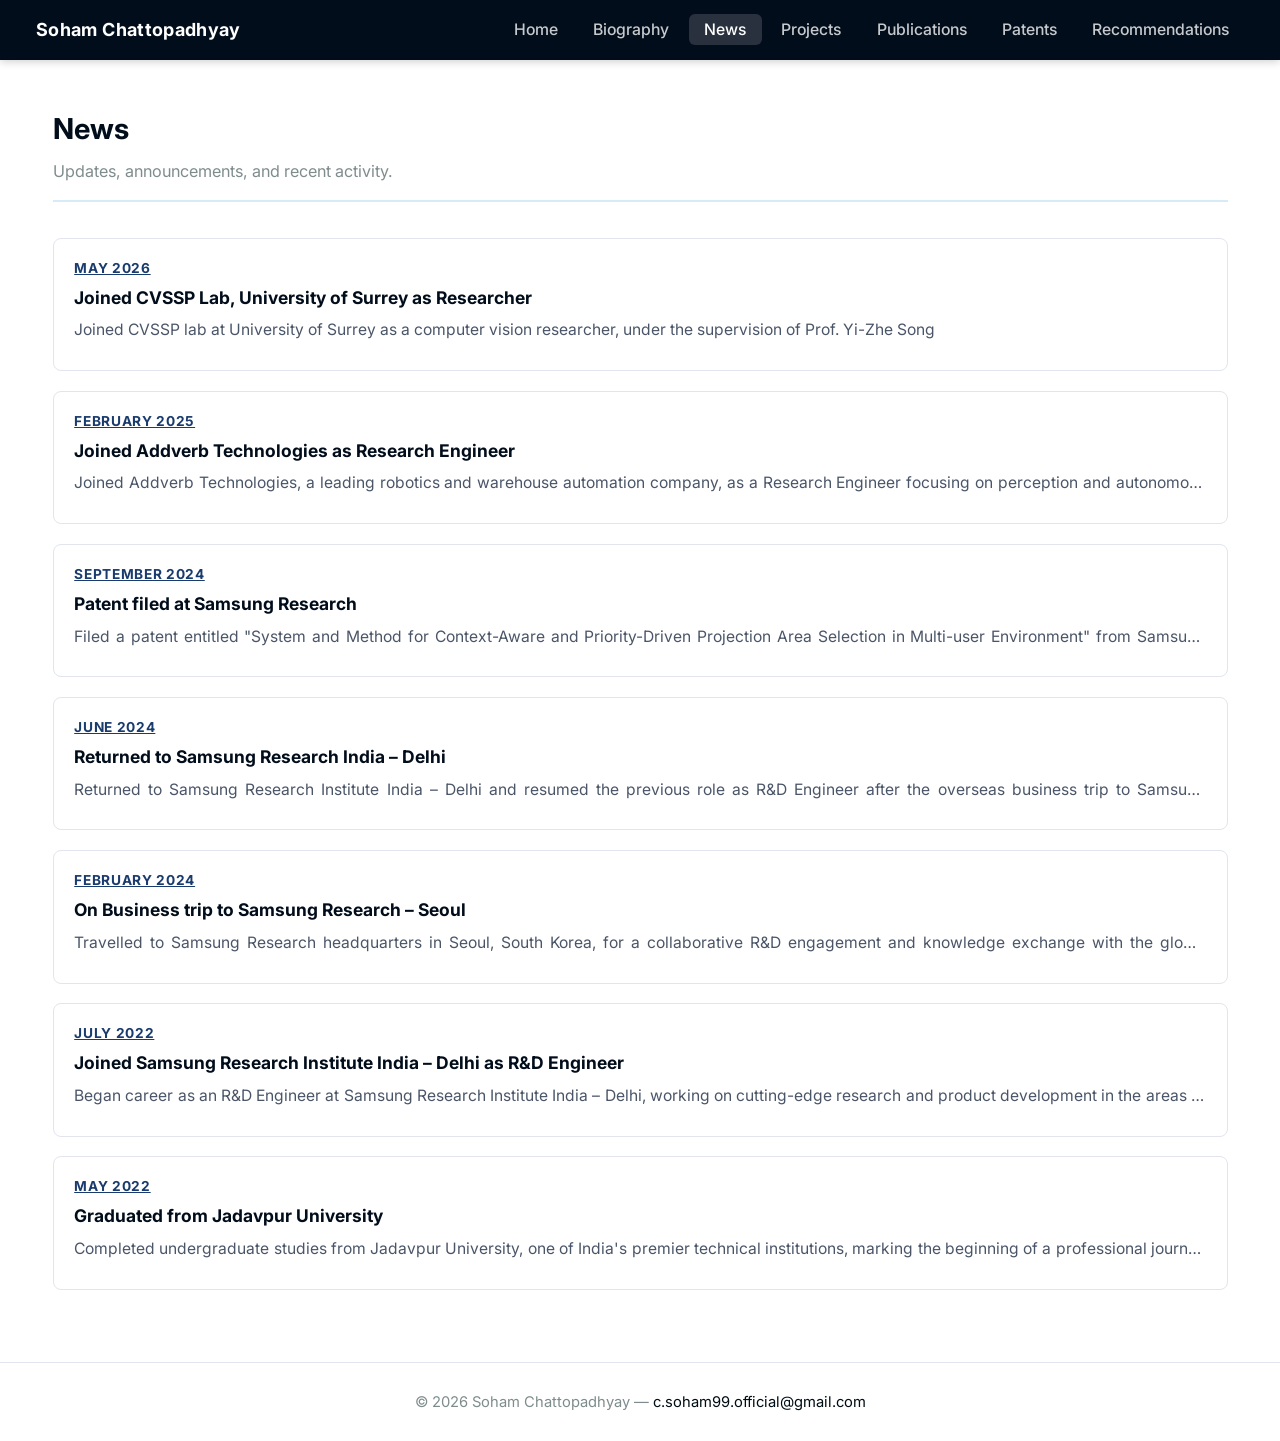
<file: news.html>
<!DOCTYPE html>
<html lang="en">
<head>
  <meta charset="UTF-8"/>
  <meta name="viewport" content="width=device-width, initial-scale=1.0"/>
  <meta name="description" content="News — Soham Chattopadhyay"/>
  <title>News | Soham Chattopadhyay</title>
  <link rel="preconnect" href="https://fonts.googleapis.com"/>
  <link rel="preconnect" href="https://fonts.gstatic.com" crossorigin/>
  <link href="https://fonts.googleapis.com/css2?family=Inter:wght@400;500;600;700&display=swap" rel="stylesheet"/>
  <link rel="stylesheet" href="css/style.css"/>
</head>
<body>

  <nav id="main-nav"></nav>

  <main>
    <div class="page-header">
      <h1>News</h1>
      <p>Updates, announcements, and recent activity.</p>
    </div>
    <div id="news-list"></div>
  </main>

  <div id="main-footer"></div>

  <script src="js/data.js"></script>
  <script src="js/render.js"></script>
  <script>
    buildNav();
    buildFullList({
      containerId: "news-list",
      items:       DATA.news,
      renderCard:  newsCard,
      emptyMsg:    "No news yet — check back soon."
    });
    buildFooter();
  </script>
</body>
</html>
</file>
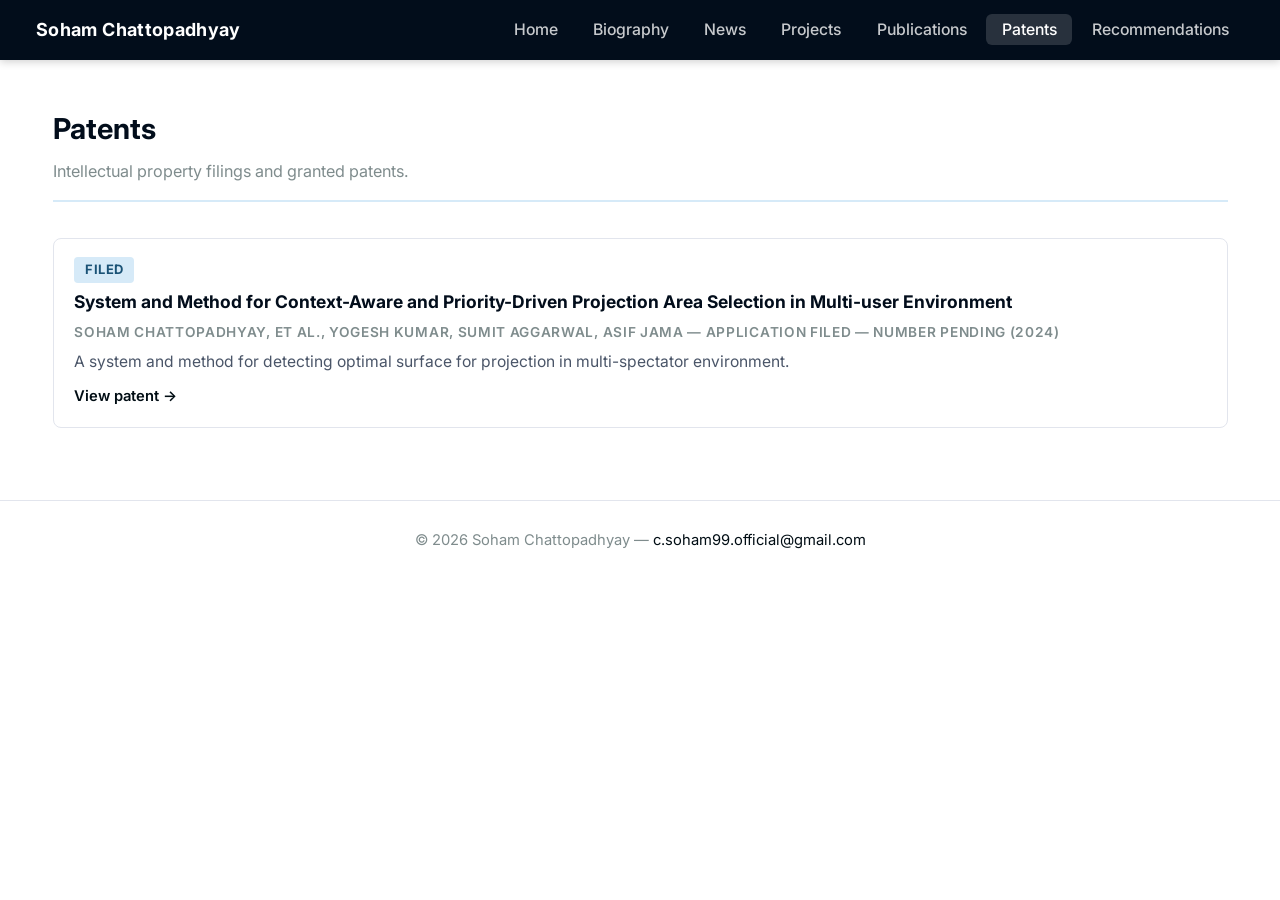
<file: patents.html>
<!DOCTYPE html>
<html lang="en">
<head>
  <meta charset="UTF-8"/>
  <meta name="viewport" content="width=device-width, initial-scale=1.0"/>
  <meta name="description" content="Patents — Soham Chattopadhyay"/>
  <title>Patents | Soham Chattopadhyay</title>
  <link rel="preconnect" href="https://fonts.googleapis.com"/>
  <link rel="preconnect" href="https://fonts.gstatic.com" crossorigin/>
  <link href="https://fonts.googleapis.com/css2?family=Inter:wght@400;500;600;700&display=swap" rel="stylesheet"/>
  <link rel="stylesheet" href="css/style.css"/>
</head>
<body>

  <nav id="main-nav"></nav>

  <main>
    <div class="page-header">
      <h1>Patents</h1>
      <p>Intellectual property filings and granted patents.</p>
    </div>
    <div id="patents-list"></div>
  </main>

  <div id="main-footer"></div>

  <script src="js/data.js"></script>
  <script src="js/render.js"></script>
  <script>
    buildNav();
    buildFullList({
      containerId: "patents-list",
      items:       DATA.patents,
      renderCard:  patentCard,
      emptyMsg:    "Patents coming soon."
    });
    buildFooter();
  </script>
</body>
</html>
</file>
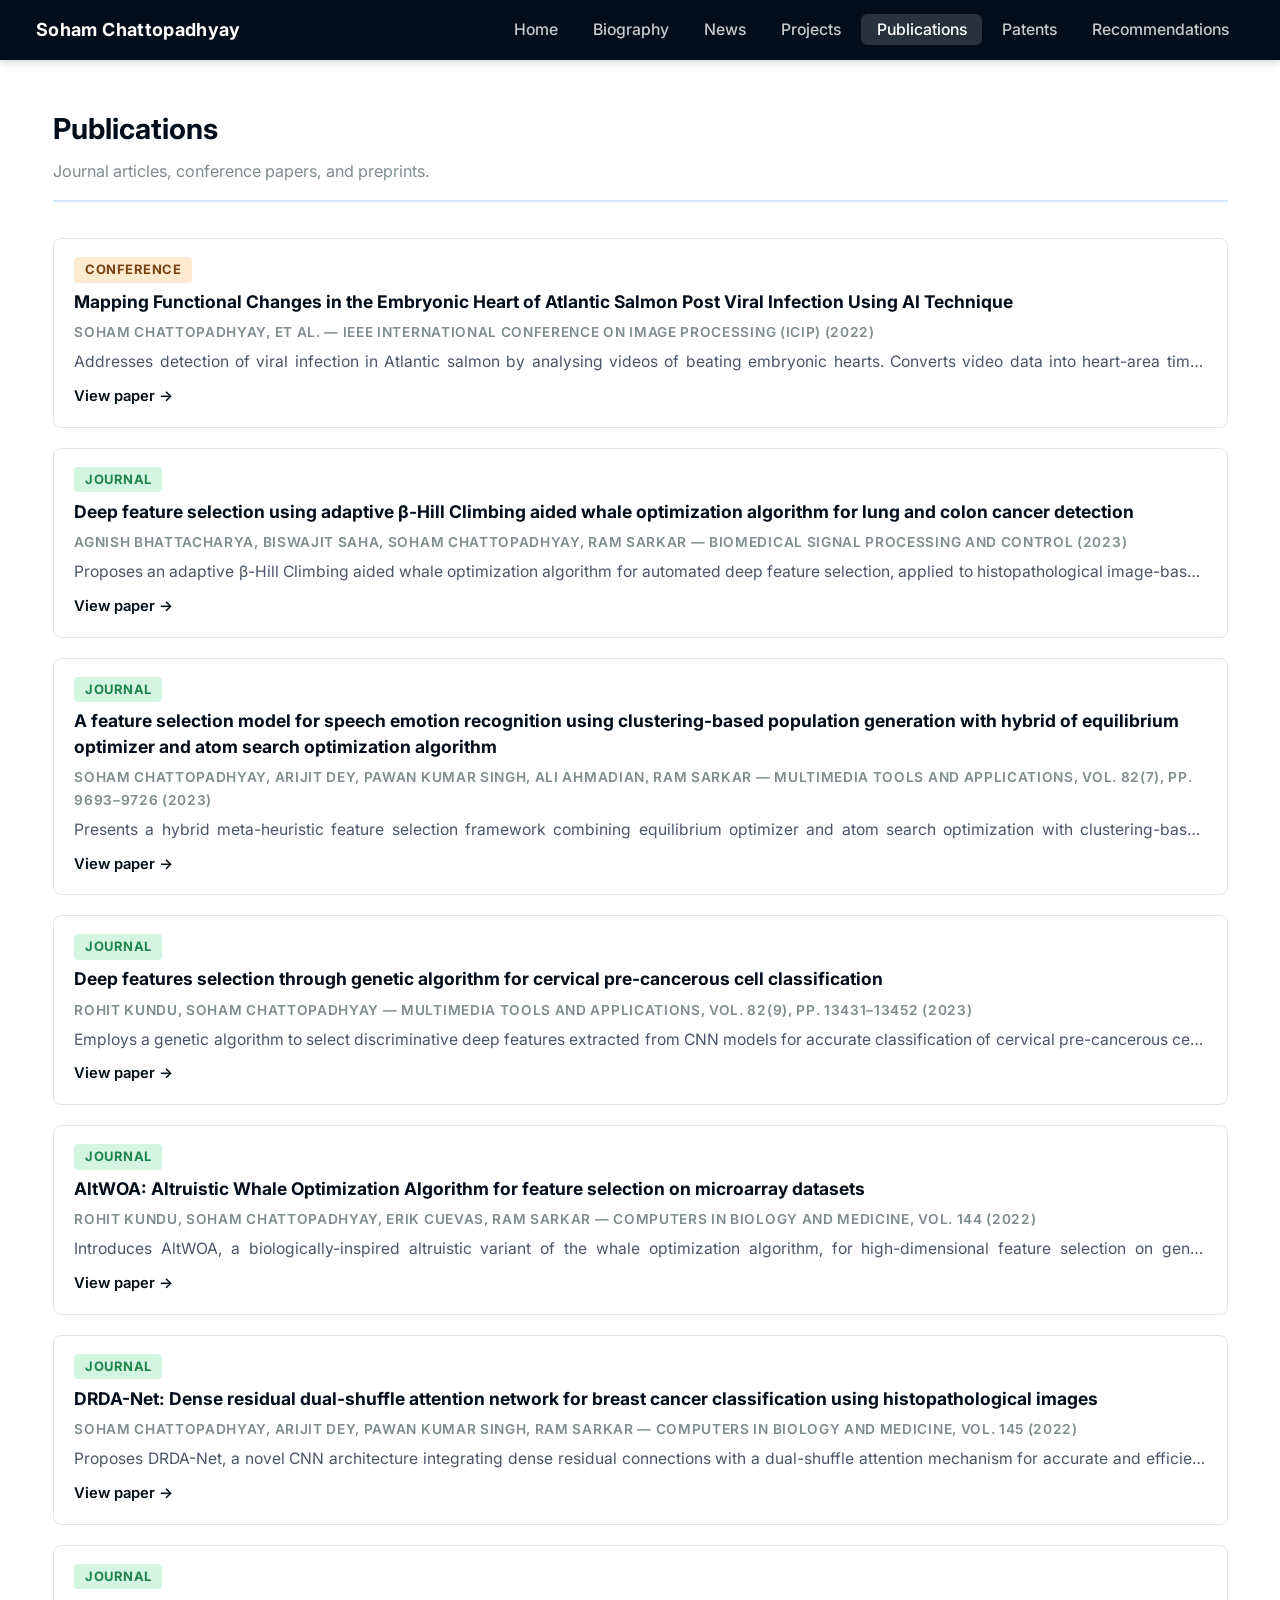
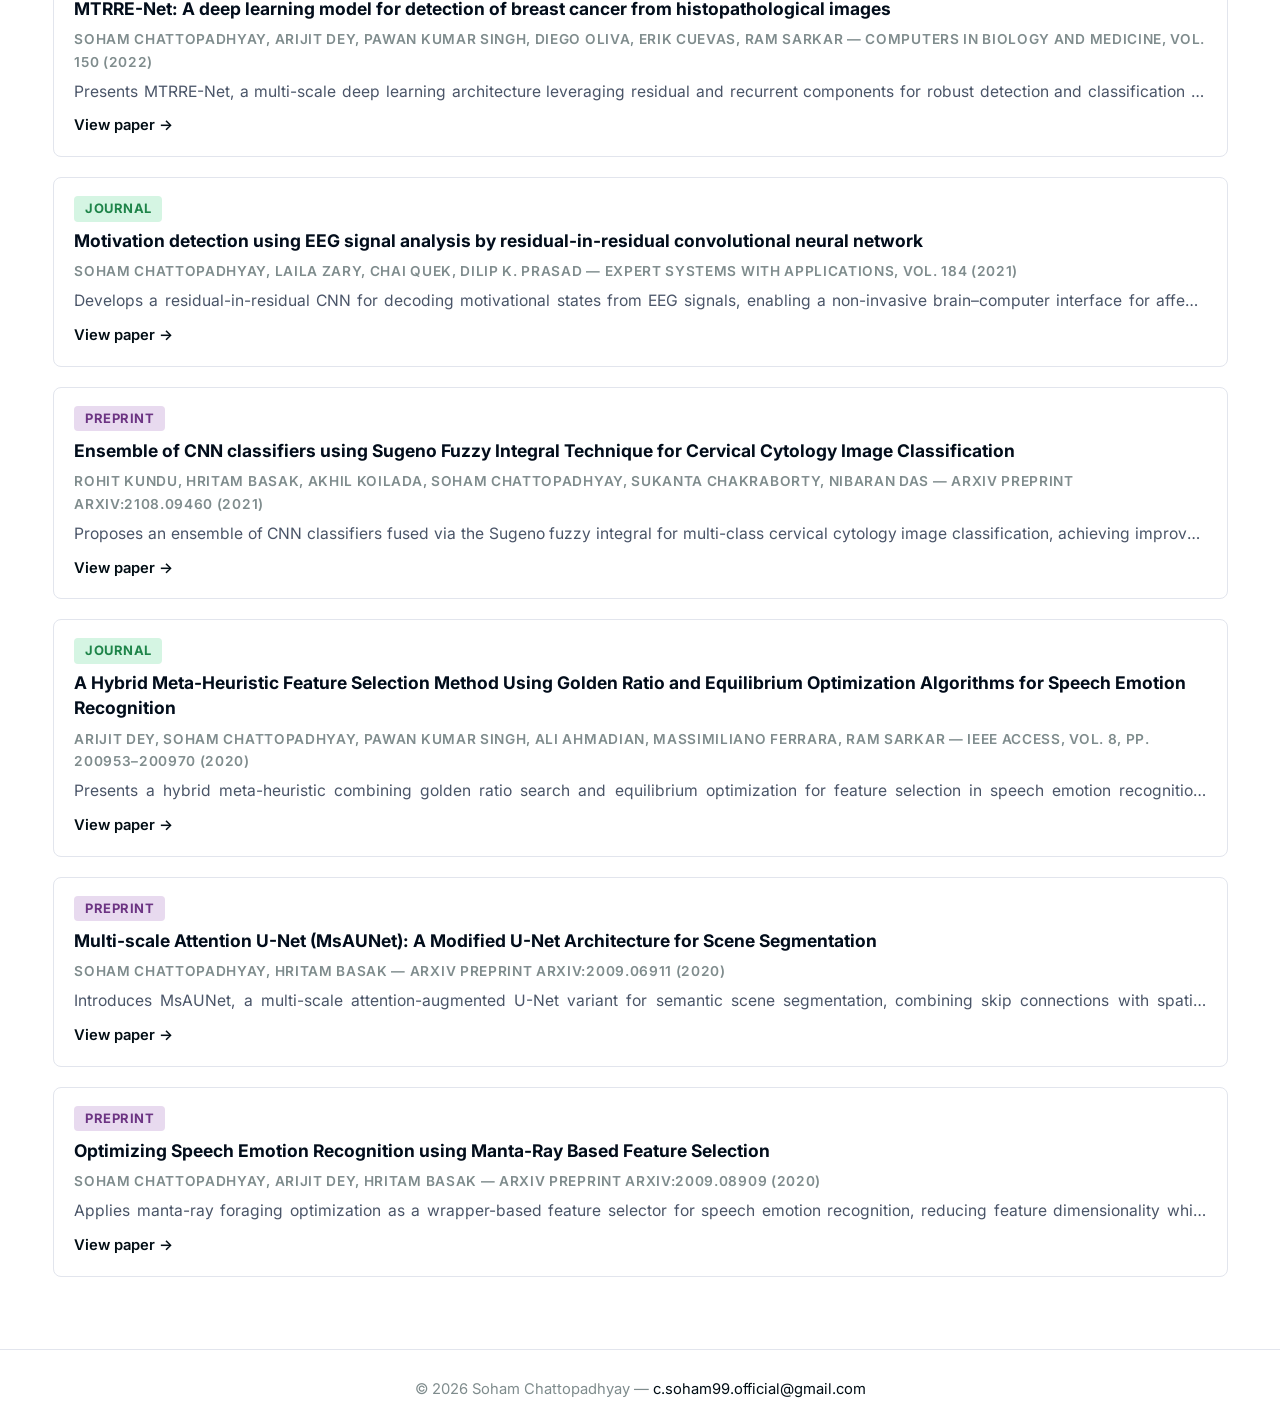
<file: publications.html>
<!DOCTYPE html>
<html lang="en">
<head>
  <meta charset="UTF-8"/>
  <meta name="viewport" content="width=device-width, initial-scale=1.0"/>
  <meta name="description" content="Publications — Soham Chattopadhyay"/>
  <title>Publications | Soham Chattopadhyay</title>
  <link rel="preconnect" href="https://fonts.googleapis.com"/>
  <link rel="preconnect" href="https://fonts.gstatic.com" crossorigin/>
  <link href="https://fonts.googleapis.com/css2?family=Inter:wght@400;500;600;700&display=swap" rel="stylesheet"/>
  <link rel="stylesheet" href="css/style.css"/>
</head>
<body>

  <nav id="main-nav"></nav>

  <main>
    <div class="page-header">
      <h1>Publications</h1>
      <p>Journal articles, conference papers, and preprints.</p>
    </div>
    <div id="publications-list"></div>
  </main>

  <div id="main-footer"></div>

  <script src="js/data.js"></script>
  <script src="js/render.js"></script>
  <script>
    buildNav();
    buildFullList({
      containerId: "publications-list",
      items:       DATA.publications,
      renderCard:  publicationCard,
      emptyMsg:    "Publications coming soon."
    });
    buildFooter();
  </script>
</body>
</html>
</file>
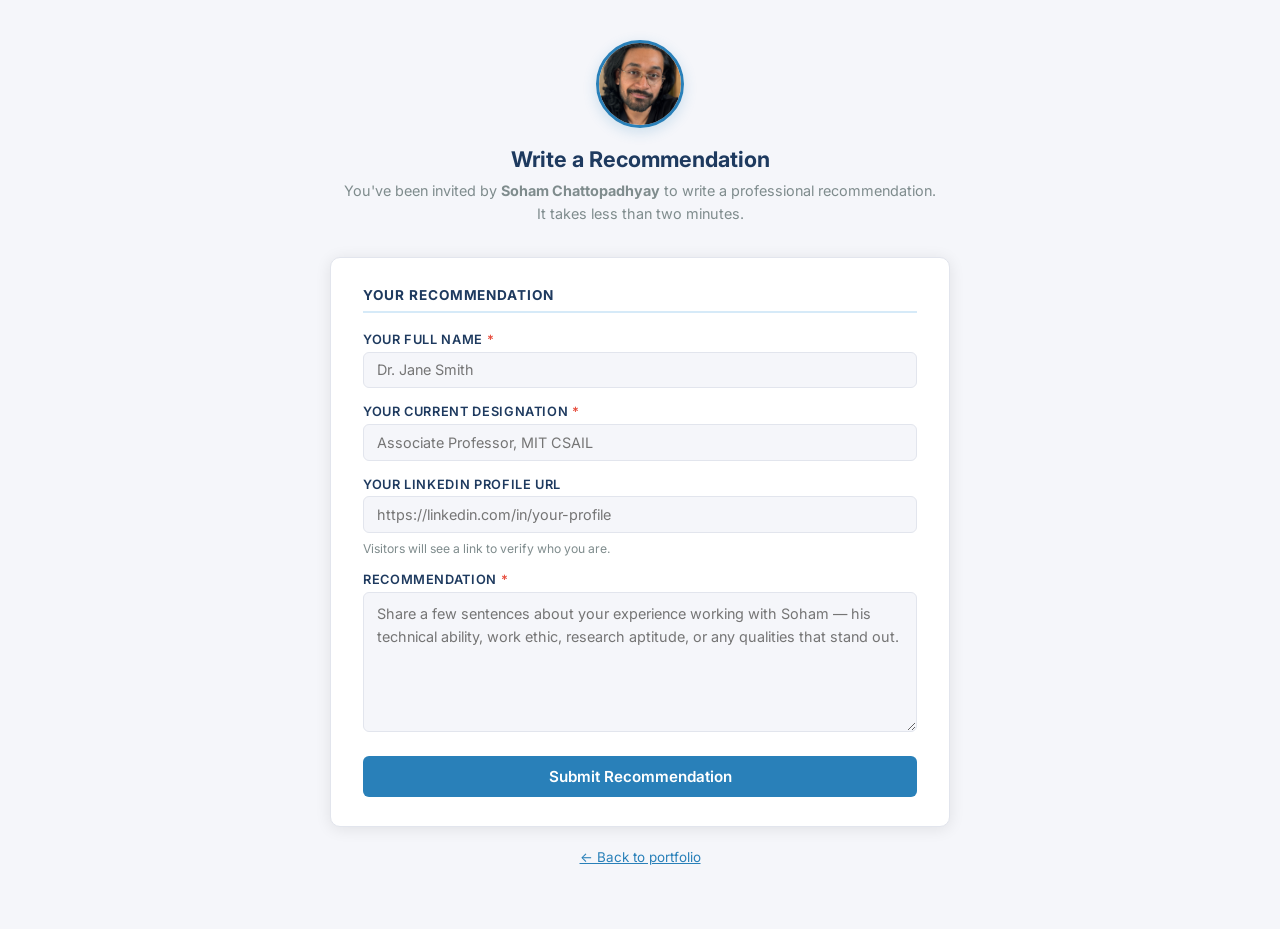
<file: recommend.html>
<!DOCTYPE html>
<html lang="en">
<head>
  <meta charset="UTF-8"/>
  <meta name="viewport" content="width=device-width, initial-scale=1.0"/>
  <title>Write a Recommendation — Soham Chattopadhyay</title>
  <link rel="preconnect" href="https://fonts.googleapis.com"/>
  <link rel="preconnect" href="https://fonts.gstatic.com" crossorigin/>
  <link href="https://fonts.googleapis.com/css2?family=Inter:wght@400;500;600;700&display=swap" rel="stylesheet"/>
  <style>
    *, *::before, *::after { box-sizing: border-box; margin: 0; padding: 0; }
    :root {
      --primary:      #1e3a5f;
      --accent:       #2980b9;
      --accent-light: #d6eaf8;
      --bg:           #f5f6fa;
      --surface:      #ffffff;
      --border:       #e2e5ed;
      --text:         #2c3e50;
      --muted:        #7f8c8d;
      --radius:       10px;
      --shadow:       0 2px 16px rgba(0,0,0,0.09);
    }
    body {
      font-family: 'Inter', system-ui, sans-serif;
      background: var(--bg);
      color: var(--text);
      min-height: 100vh;
      display: flex;
      align-items: flex-start;
      justify-content: center;
      padding: 2.5rem 1rem 4rem;
    }
    .wrap {
      width: 100%;
      max-width: 620px;
    }

    /* Header */
    .rec-header {
      text-align: center;
      margin-bottom: 2rem;
    }
    .rec-avatar {
      width: 88px;
      height: 88px;
      border-radius: 50%;
      object-fit: cover;
      border: 3px solid var(--accent);
      box-shadow: 0 4px 14px rgba(41,128,185,0.2);
      margin-bottom: 0.9rem;
    }
    .rec-avatar-fallback {
      width: 88px;
      height: 88px;
      border-radius: 50%;
      background: linear-gradient(135deg, var(--primary), var(--accent));
      color: #fff;
      font-size: 1.8rem;
      font-weight: 700;
      display: flex;
      align-items: center;
      justify-content: center;
      margin: 0 auto 0.9rem;
      border: 3px solid var(--accent);
    }
    .rec-header h1 {
      font-size: 1.35rem;
      font-weight: 700;
      color: var(--primary);
    }
    .rec-header p {
      font-size: 0.9rem;
      color: var(--muted);
      margin-top: 0.4rem;
      line-height: 1.6;
    }

    /* Card */
    .rec-card {
      background: var(--surface);
      border: 1px solid var(--border);
      border-radius: var(--radius);
      padding: 1.8rem 2rem;
      box-shadow: var(--shadow);
    }
    .rec-card h2 {
      font-size: 0.85rem;
      font-weight: 700;
      color: var(--primary);
      text-transform: uppercase;
      letter-spacing: 0.07em;
      margin-bottom: 1.2rem;
      padding-bottom: 0.5rem;
      border-bottom: 2px solid var(--accent-light);
    }

    /* Form */
    .form-group {
      display: flex;
      flex-direction: column;
      gap: 0.3rem;
      margin-bottom: 1rem;
    }
    .form-group label {
      font-size: 0.8rem;
      font-weight: 600;
      color: var(--primary);
      text-transform: uppercase;
      letter-spacing: 0.05em;
    }
    .form-group input,
    .form-group textarea {
      padding: 0.55rem 0.8rem;
      border: 1.5px solid var(--border);
      border-radius: 6px;
      font-size: 0.9rem;
      font-family: inherit;
      color: var(--text);
      background: var(--bg);
      transition: border-color 0.18s, background 0.18s;
      resize: vertical;
    }
    .form-group input:focus,
    .form-group textarea:focus {
      outline: none;
      border-color: var(--accent);
      background: #fff;
    }
    .form-group textarea { min-height: 140px; line-height: 1.65; }

    .form-hint {
      font-size: 0.76rem;
      color: var(--muted);
      margin-top: 0.2rem;
    }

    .submit-btn {
      width: 100%;
      padding: 0.7rem 1rem;
      background: var(--accent);
      color: #fff;
      border: none;
      border-radius: 6px;
      font-size: 0.95rem;
      font-weight: 600;
      font-family: inherit;
      cursor: pointer;
      margin-top: 0.5rem;
      transition: background 0.18s;
    }
    .submit-btn:hover:not(:disabled) { background: var(--primary); }
    .submit-btn:disabled { opacity: 0.6; cursor: not-allowed; }

    /* States */
    #msg-error, #msg-success, #msg-unconfigured { display: none; }

    .msg-box {
      border-radius: 8px;
      padding: 1rem 1.2rem;
      margin-top: 1rem;
      font-size: 0.9rem;
      line-height: 1.6;
    }
    .msg-box.success {
      background: #d5f5e3;
      color: #1e8449;
      border: 1px solid #a9dfbf;
    }
    .msg-box.error {
      background: #fde8e8;
      color: #922b21;
      border: 1px solid #f5c6c6;
    }
    .msg-box.warn {
      background: #fef9e7;
      color: #784212;
      border: 1px solid #f9e79f;
    }

    .back-link {
      display: block;
      text-align: center;
      margin-top: 1.4rem;
      font-size: 0.84rem;
      color: var(--accent);
    }
  </style>
</head>
<body>
<div class="wrap">

  <!-- Header -->
  <div class="rec-header">
    <img id="avatar-img" class="rec-avatar" src="assets/profile.jpeg" alt="Soham Chattopadhyay"
         onerror="this.style.display='none'; document.getElementById('avatar-fallback').style.display='flex';"/>
    <div id="avatar-fallback" class="rec-avatar-fallback" style="display:none;">SC</div>
    <h1>Write a Recommendation</h1>
    <p id="rec-intro">You've been invited by <strong>Soham Chattopadhyay</strong> to write a professional recommendation.<br/>It takes less than two minutes.</p>
  </div>

  <!-- Form card -->
  <div class="rec-card" id="form-card">
    <h2>Your Recommendation</h2>

    <div class="form-group">
      <label for="f-name">Your full name <span style="color:#e74c3c">*</span></label>
      <input id="f-name" type="text" placeholder="Dr. Jane Smith" required/>
    </div>

    <div class="form-group">
      <label for="f-role">Your current designation <span style="color:#e74c3c">*</span></label>
      <input id="f-role" type="text" placeholder="Associate Professor, MIT CSAIL" required/>
    </div>

    <div class="form-group">
      <label for="f-linkedin">Your LinkedIn profile URL</label>
      <input id="f-linkedin" type="url" placeholder="https://linkedin.com/in/your-profile"/>
      <span class="form-hint">Visitors will see a link to verify who you are.</span>
    </div>

    <div class="form-group">
      <label for="f-text">Recommendation <span style="color:#e74c3c">*</span></label>
      <textarea id="f-text" placeholder="Share a few sentences about your experience working with Soham — his technical ability, work ethic, research aptitude, or any qualities that stand out." required></textarea>
    </div>

    <button class="submit-btn" id="submit-btn" onclick="submitRec()">Submit Recommendation</button>

    <div id="msg-error"        class="msg-box error"></div>
    <div id="msg-success"      class="msg-box success" style="display:none;">
      Thank you! Your recommendation has been received. Soham will review it and add it to the portfolio shortly.
    </div>
    <div id="msg-unconfigured" class="msg-box warn" style="display:none;">
      The recommendation form is not yet configured. Please send your recommendation directly to
      <a href="" id="fallback-email"></a>.
    </div>
  </div>

  <a class="back-link" href="recommendations.html">&larr; Back to portfolio</a>
</div>

<script src="js/data.js"></script>
<script>
  /* Pre-fill from URL params */
  const params = new URLSearchParams(window.location.search);
  const pName  = params.get("name") || "";
  const pRole  = params.get("role") || "";
  if (pName) document.getElementById("f-name").value = pName;
  if (pRole) document.getElementById("f-role").value = pRole;

  /* Check Formspree config */
  const formId = (DATA.personal.formspreeId || "").trim();
  if (!formId) {
    document.getElementById("submit-btn").style.display = "none";
    const uc = document.getElementById("msg-unconfigured");
    uc.style.display = "block";
    const el = document.getElementById("fallback-email");
    el.href = `mailto:${DATA.personal.email}`;
    el.textContent = DATA.personal.email;
  }

  async function submitRec() {
    const name     = document.getElementById("f-name").value.trim();
    const role     = document.getElementById("f-role").value.trim();
    const linkedin = document.getElementById("f-linkedin").value.trim();
    const text     = document.getElementById("f-text").value.trim();
    const errEl    = document.getElementById("msg-error");

    errEl.style.display = "none";

    if (!name || !role || !text) {
      errEl.textContent = "Please fill in all required fields (name, designation, and recommendation).";
      errEl.style.display = "block";
      return;
    }

    const btn = document.getElementById("submit-btn");
    btn.disabled = true;
    btn.textContent = "Submitting…";

    try {
      const res = await fetch(`https://formspree.io/f/${formId}`, {
        method:  "POST",
        headers: { "Accept": "application/json", "Content-Type": "application/json" },
        body:    JSON.stringify({
          name,
          designation: role,
          linkedin:    linkedin || "(not provided)",
          recommendation: text,
          _subject:    `New recommendation from ${name} — Soham Chattopadhyay`
        })
      });

      if (res.ok) {
        document.getElementById("form-card").innerHTML =
          `<div class="msg-box success" style="display:block;">
            Thank you, ${name}!<br/><br/>
            Your recommendation has been received and will be reviewed by Soham shortly.
            It will appear on the portfolio once added.
          </div>`;
      } else {
        throw new Error("Server error");
      }
    } catch {
      btn.disabled = false;
      btn.textContent = "Submit Recommendation";
      errEl.textContent = "Something went wrong — please try again or email Soham directly at " + DATA.personal.email + ".";
      errEl.style.display = "block";
    }
  }
</script>
</body>
</html>
</file>
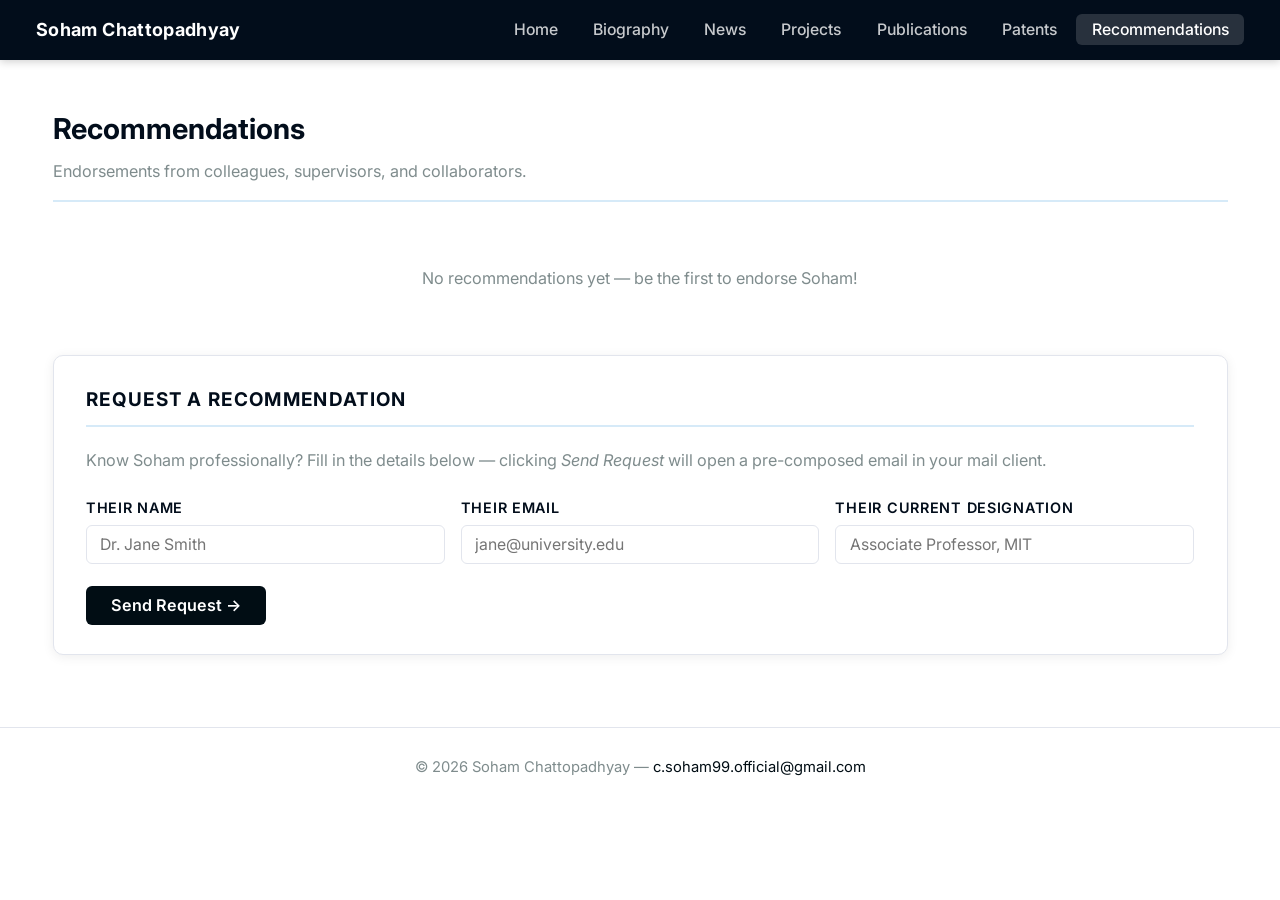
<file: recommendations.html>
<!DOCTYPE html>
<html lang="en">
<head>
  <meta charset="UTF-8"/>
  <meta name="viewport" content="width=device-width, initial-scale=1.0"/>
  <meta name="description" content="Recommendations — Soham Chattopadhyay"/>
  <title>Recommendations | Soham Chattopadhyay</title>
  <link rel="preconnect" href="https://fonts.googleapis.com"/>
  <link rel="preconnect" href="https://fonts.gstatic.com" crossorigin/>
  <link href="https://fonts.googleapis.com/css2?family=Inter:wght@400;500;600;700&display=swap" rel="stylesheet"/>
  <link rel="stylesheet" href="css/style.css"/>
</head>
<body>

  <nav id="main-nav"></nav>

  <main>
    <div class="page-header">
      <h1>Recommendations</h1>
      <p>Endorsements from colleagues, supervisors, and collaborators.</p>
    </div>

    <!-- Recommendation cards -->
    <div id="rec-list"></div>

    <!-- Request form -->
    <div id="rec-request-form"></div>
  </main>

  <div id="main-footer"></div>

  <script src="js/data.js"></script>
  <script src="js/render.js"></script>
  <script>
    buildNav();
    buildRecommendationsPage();
    buildFooter();
  </script>
</body>
</html>
</file>
<file: css/style.css>
/* ═══════════════════════════════════════════════════
   Soham Chattopadhyay — Portfolio stylesheet
   ═══════════════════════════════════════════════════ */

/* ── Variables ─────────────────────────────────── */
:root {
  --bg:           #ffffff;
  --surface:      #ffffff;
  --border:       #e2e5ed;
  --primary:      #020d1b;
  --accent:       #010d14;
  --accent-light: #d6eaf8;
  --text:         #2c3e50;
  --muted:        #7f8c8d;
  --tag-bg:       #eaf3fb;
  --tag-color:    #000305;
  --radius:       10px;
  --shadow:       0 2px 12px rgba(0,0,0,0.07);
  --nav-h:        60px;
  --max-w:        1220px;
}

/* ── Reset / Base ──────────────────────────────── */
*, *::before, *::after { box-sizing: border-box; margin: 0; padding: 0; }

html { scroll-behavior: smooth; font-size: 18px; }

body {
  font-family: 'Inter', 'Segoe UI', system-ui, -apple-system, sans-serif;
  background: var(--bg);
  color: var(--text);
  line-height: 1.65;
  font-size: 15px;
}

a { color: var(--accent); text-decoration: none; }
a:hover { text-decoration: underline; }

/* ── Google Font (loaded in HTML) ──────────────── */

/* ── Navigation ────────────────────────────────── */
nav {
  position: sticky;
  top: 0;
  z-index: 100;
  height: var(--nav-h);
  background: var(--primary);
  display: flex;
  align-items: center;
  padding: 0 2rem;
  box-shadow: 0 2px 8px rgba(0,0,0,0.18);
}

.nav-brand {
  color: #fff;
  font-weight: 700;
  font-size: 1rem;
  letter-spacing: 0.02em;
  white-space: nowrap;
  margin-right: auto;
}

.nav-links {
  display: flex;
  gap: 0.25rem;
  list-style: none;
}

.nav-links a {
  color: rgba(255,255,255,0.78);
  padding: 0.35rem 0.85rem;
  border-radius: 6px;
  font-size: 0.88rem;
  font-weight: 500;
  transition: background 0.18s, color 0.18s;
}

.nav-links a:hover,
.nav-links a.active {
  background: rgba(255,255,255,0.15);
  color: #fff;
  text-decoration: none;
}

/* Hamburger (mobile) */
.nav-toggle {
  display: none;
  background: none;
  border: none;
  cursor: pointer;
  flex-direction: column;
  gap: 5px;
  padding: 4px;
}
.nav-toggle span {
  display: block;
  width: 22px;
  height: 2px;
  background: #fff;
  border-radius: 2px;
  transition: transform 0.2s;
}

/* ── Main container ────────────────────────────── */
main {
  max-width: var(--max-w);
  margin: 2.5rem auto 4rem;
  padding: 0 1.25rem;
}

/* ── Profile + bio row (home only) ──────────────── */
.profile-bio-row {
  display: flex;
  align-items: flex-start;
  gap: 2.5rem;
  margin-bottom: 2.5rem;
}

#profile-section {
  flex: 0 0 360px;
}

#bio-section {
  flex: 1;
  min-width: 0;
}

.profile-bio-row .bio-section {
  margin-bottom: 0;
}

/* ── Profile section (home only) ───────────────── */
.profile {
  text-align: center;
  margin-bottom: 0;
}

.profile-photo-wrap {
  display: flex;
  justify-content: center;
  margin-bottom: 1.1rem;
}

.profile-photo {
  width: 200px;
  height: 200px;
  border-radius: 50%;
  object-fit: cover;
  border: 2px solid var(--accent);
  box-shadow: 0 4px 18px rgba(41,128,185,0.22);
  background: var(--accent-light);
  cursor: pointer;
}

/* Monogram fallback shown when image is missing */
.profile-monogram {
  width: 200px;
  height: 200px;
  border-radius: 50%;
  background: linear-gradient(135deg, var(--primary) 0%, var(--accent) 100%);
  display: flex;
  align-items: center;
  justify-content: center;
  color: #fff;
  font-size: 4rem;
  font-weight: 700;
  letter-spacing: -2px;
  border: 4px solid var(--accent);
  box-shadow: 0 4px 18px rgba(41,128,185,0.22);
  cursor: pointer;
}

.profile h1 {
  font-size: 1.85rem;
  font-weight: 700;
  color: var(--primary);
  letter-spacing: -0.02em;
}

.profile .title {
  font-size: 1rem;
  color: var(--muted);
  margin-top: 0.3rem;
}

.profile .subtitle-badge {
  display: inline-block;
  margin-top: 0.5rem;
  background: var(--accent-light);
  color: var(--tag-color);
  padding: 0.2rem 0.85rem;
  border-radius: 20px;
  font-size: 0.82rem;
  font-weight: 600;
}

/* Social links */
.social-links {
  display: flex;
  justify-content: flex-start;
  flex-wrap: wrap;
  gap: 0.6rem;
  margin-top: 1.1rem;
}

.social-btn {
  display: inline-flex;
  align-items: center;
  gap: 0.4rem;
  padding: 0.38rem 1rem;
  border-radius: 6px;
  font-size: 0.84rem;
  font-weight: 600;
  border: 1.5px solid var(--accent);
  color: var(--accent);
  background: transparent;
  transition: background 0.18s, color 0.18s;
}

.social-btn:hover {
  background: var(--accent);
  color: #fff;
  text-decoration: none;
}

.social-btn svg {
  width: 15px;
  height: 15px;
  fill: currentColor;
}

/* ── Biography section ─────────────────────────── */
.bio-section {
  background: var(--surface);
  border: 1px solid var(--border);
  border-radius: var(--radius);
  padding: 1.6rem 1.8rem;
  margin-bottom: 2rem;
  box-shadow: var(--shadow);
}

.bio-section h2 {
  font-size: 1.05rem;
  font-weight: 700;
  color: var(--primary);
  text-transform: uppercase;
  letter-spacing: 0.07em;
  margin-bottom: 0.85rem;
  padding-bottom: 0.5rem;
  border-bottom: 2px solid var(--accent-light);
}

.bio-section p {
  color: var(--text);
  line-height: 1.8;
  margin-bottom: 1rem;
  text-align: justify;
}

.bio-section p:last-child {
  margin-bottom: 0;
}

.bio-section p a {
  color: #2563eb;
  font-weight: 600;
}

.bio-section p a:hover {
  text-decoration: underline;
}

/* ── Career summary timeline (home page) ───────── */
.career-timeline {
  background: var(--surface);
  border: 1px solid var(--border);
  border-radius: var(--radius);
  padding: 1.5rem 1.7rem 1.7rem;
  margin-bottom: 1.8rem;
  box-shadow: var(--shadow);
}

.career-timeline h2 {
  font-size: 1.05rem;
  font-weight: 700;
  text-transform: uppercase;
  letter-spacing: 0.07em;
  margin-bottom: 1.2rem;
  padding-bottom: 0.5rem;
  border-bottom: 2px solid var(--accent-light);
}

.career-timeline h2 a {
  color: var(--primary);
}

.career-timeline h2 a:hover {
  text-decoration: underline;
}

.career-timeline-row {
  --ct-logo-size: 88px;
  display: flex;
  align-items: flex-start;
  justify-content: space-between;
  overflow-x: auto;
  padding-bottom: 0.2rem;
}

.ct-item {
  flex: 0 0 auto;
  width: 130px;
  display: flex;
  flex-direction: column;
  align-items: center;
  text-align: center;
}

.ct-logo {
  width: var(--ct-logo-size);
  height: var(--ct-logo-size);
  border-radius: 10px;
  object-fit: contain;
  background: transparent;
  border: 1px solid var(--border);
  margin-bottom: 0.6rem;
}

.ct-logo-placeholder {
  display: flex;
  align-items: center;
  justify-content: center;
  color: var(--accent);
  font-weight: 700;
  font-size: 1.1rem;
  letter-spacing: -0.5px;
}

.ct-role {
  font-size: 0.8rem;
  font-weight: 600;
  color: var(--primary);
  line-height: 1.35;
}

.ct-name {
  font-size: 0.75rem;
  color: var(--text);
  margin-top: 0.2rem;
  line-height: 1.35;
}

.ct-dates {
  font-size: 0.74rem;
  color: var(--muted);
  font-weight: 600;
  margin-top: 0.3rem;
}

@media (max-width: 640px) {
  .ct-item { width: 100px; }
}

/* ── Home preview sections ─────────────────────── */
.home-section {
  background: var(--surface);
  border: 1px solid var(--border);
  border-radius: var(--radius);
  margin-bottom: 1.8rem;
  box-shadow: var(--shadow);
  overflow: hidden;
}

.section-header {
  display: flex;
  align-items: center;
  justify-content: space-between;
  padding: 1rem 1.5rem;
  border-bottom: 1px solid var(--border);
  background: #fafbfd;
}

.section-header h2 {
  font-size: 1rem;
  font-weight: 700;
  color: var(--primary);
  text-transform: uppercase;
  letter-spacing: 0.07em;
}

.view-all-link {
  font-size: 0.82rem;
  font-weight: 600;
  color: var(--accent);
  display: inline-flex;
  align-items: center;
  gap: 0.25rem;
}

/* Scrollable card window — shows ~2 cards then scrolls */
.scroll-window {
  max-height: 310px;
  overflow-y: auto;
  padding: 0.9rem 1.2rem;
  display: flex;
  flex-direction: column;
  gap: 0.8rem;
}

/* Custom scrollbar */
.scroll-window::-webkit-scrollbar { width: 5px; }
.scroll-window::-webkit-scrollbar-track { background: transparent; }
.scroll-window::-webkit-scrollbar-thumb { background: var(--border); border-radius: 4px; }
.scroll-window::-webkit-scrollbar-thumb:hover { background: var(--accent); }

/* ── Projects carousel (home page only) ─────────── */
.pc-wrap {
  display: flex;
  align-items: center;
  gap: 0.6rem;
  padding: 1rem 1.2rem;
}

.pc-viewport {
  flex: 1 1 0;
  min-width: 0;
  overflow-x: auto;
  overflow-y: hidden;
  scroll-behavior: smooth;
  scroll-snap-type: x proximity;
  -webkit-overflow-scrolling: touch;
  scrollbar-width: none;
}

.pc-viewport::-webkit-scrollbar {
  display: none;
}

.pc-track {
  display: flex;
}

.pc-item {
  flex: 0 0 calc(100% / 3);
  scroll-snap-align: start;
  box-sizing: border-box;
  padding: 0 0.55rem;
  cursor: pointer;
  text-align: center;
}

.pc-media {
  width: 100%;
  aspect-ratio: 4 / 3;
  border-radius: 8px;
  overflow: hidden;
  border: 1px solid var(--border);
  background: var(--surface);
}

.pc-media-el {
  width: 100%;
  height: 100%;
  object-fit: cover;
  display: block;
}

.pc-media-placeholder {
  display: flex;
  align-items: center;
  justify-content: center;
  font-size: 2rem;
  color: var(--accent);
  background: linear-gradient(135deg, var(--accent-light) 0%, #d0e8f7 100%);
}

.pc-caption {
  margin-top: 0.6rem;
  font-size: 0.85rem;
  font-weight: 600;
  color: var(--primary);
  line-height: 1.4;
}

.pc-nav {
  flex: 0 0 auto;
  width: 34px;
  height: 34px;
  border-radius: 50%;
  border: 1px solid var(--border);
  background: var(--surface);
  color: var(--accent);
  font-size: 1.3rem;
  line-height: 1;
  cursor: pointer;
  display: flex;
  align-items: center;
  justify-content: center;
  transition: background 0.18s, border-color 0.18s;
}

.pc-nav:hover:not(:disabled) {
  background: var(--accent-light);
  border-color: var(--accent);
}

.pc-nav:disabled {
  opacity: 0.35;
  cursor: default;
}

@media (max-width: 640px) {
  .pc-item { flex-basis: 62%; padding: 0 0.35rem; }
  .pc-caption { font-size: 0.78rem; }
}

/* ── Cards ─────────────────────────────────────── */
.card {
  border: 1px solid var(--border);
  border-radius: 8px;
  padding: 1rem 1.15rem;
  background: var(--surface);
  transition: box-shadow 0.18s, border-color 0.18s;
}

.card:hover {
  box-shadow: 0 4px 16px rgba(41,128,185,0.12);
  border-color: var(--accent);
}

.card-clickable {
  cursor: pointer;
}

.card-meta {
  font-size: 0.76rem;
  color: var(--muted);
  font-weight: 600;
  text-transform: uppercase;
  letter-spacing: 0.05em;
  margin-bottom: 0.3rem;
}

.news-date {
  font-size: 0.76rem;
  color: #1a3b6d;
  font-weight: 700;
  text-transform: uppercase;
  letter-spacing: 0.05em;
  text-decoration: underline;
  margin-bottom: 0.3rem;
}

.card h3 {
  font-size: 0.97rem;
  font-weight: 700;
  color: var(--primary);
  margin-bottom: 0.4rem;
  line-height: 1.45;
}

.card p {
  font-size: 0.87rem;
  color: #4a5568;
  line-height: 1.65;
  margin-bottom: 0.5rem;
  text-align: justify;
}

.card-link {
  font-size: 0.82rem;
  font-weight: 600;
  color: var(--accent);
}

/* Tags */
.tags {
  display: flex;
  flex-wrap: wrap;
  gap: 0.3rem;
  margin-top: 0.55rem;
}

.tag {
  background: var(--tag-bg);
  color: var(--tag-color);
  border-radius: 4px;
  padding: 0.15rem 0.55rem;
  font-size: 0.73rem;
  font-weight: 600;
}

/* Publication / patent type badge */
.type-badge {
  display: inline-block;
  padding: 0.12rem 0.6rem;
  border-radius: 4px;
  font-size: 0.72rem;
  font-weight: 700;
  text-transform: uppercase;
  letter-spacing: 0.04em;
  margin-bottom: 0.35rem;
}
.type-badge.conference { background: #fdebd0; color: #784212; }
.type-badge.journal    { background: #d5f5e3; color: #1e8449; }
.type-badge.preprint   { background: #e8daef; color: #6c3483; }
.type-badge.filed      { background: #d6eaf8; color: #1a5276; }
.type-badge.granted    { background: #d5f5e3; color: #1e8449; }

/* ── Full-page sections (news.html etc.) ───────── */
.page-header {
  margin-bottom: 2rem;
  padding-bottom: 0.85rem;
  border-bottom: 2px solid var(--accent-light);
}

.page-header h1 {
  font-size: 1.6rem;
  font-weight: 700;
  color: var(--primary);
}

.page-header p {
  color: var(--muted);
  margin-top: 0.3rem;
  font-size: 0.9rem;
}

/* Full card list (no scroll cap) */
.card-list {
  display: flex;
  flex-direction: column;
  gap: 1.1rem;
}

/* Project card — image left, content right */
.project-card {
  display: flex;
  gap: 1.1rem;
  align-items: flex-start;
}

.card-desc-clamp {
  display: -webkit-box;
  -webkit-line-clamp: 1;
  line-clamp: 1;
  -webkit-box-orient: vertical;
  overflow: hidden;
  text-overflow: ellipsis;
}

.project-card-image {
  flex: 0 0 160px;
}

.project-card-body {
  flex: 1 1 0;
  min-width: 0;
}

.card-image {
  width: 160px;
  height: 110px;
  object-fit: cover;
  border-radius: 6px;
  background: var(--accent-light);
  display: block;
}

.card-image-placeholder {
  width: 160px;
  height: 110px;
  border-radius: 6px;
  background: linear-gradient(135deg, var(--accent-light) 0%, #d0e8f7 100%);
  display: flex;
  align-items: center;
  justify-content: center;
  color: var(--accent);
  font-size: 2rem;
}

@media (max-width: 480px) {
  .project-card { flex-direction: column; }
  .project-card-image { flex: none; width: 100%; }
  .card-image, .card-image-placeholder { width: 100%; height: 140px; }
}

/* ── Project detail modal ──────────────────────── */
.project-modal-overlay {
  position: fixed;
  inset: 0;
  z-index: 1000;
  display: flex;
  align-items: center;
  justify-content: center;
  padding: 2rem 1.25rem;
  background: rgba(2, 13, 27, 0.55);
  backdrop-filter: blur(6px);
  -webkit-backdrop-filter: blur(6px);
  opacity: 0;
  visibility: hidden;
  transition: opacity 0.22s ease;
}

.project-modal-overlay.open {
  opacity: 1;
  visibility: visible;
}

.project-modal {
  position: relative;
  width: 100%;
  max-width: 640px;
  max-height: 88vh;
  overflow-y: auto;
  background: var(--surface);
  border-radius: var(--radius);
  box-shadow: 0 20px 60px rgba(0,0,0,0.35);
  transform: translateY(16px) scale(0.98);
  transition: transform 0.22s ease;
}

.project-modal-overlay.open .project-modal {
  transform: translateY(0) scale(1);
}

.project-modal-close {
  position: absolute;
  top: 0.7rem;
  right: 0.7rem;
  z-index: 2;
  width: 32px;
  height: 32px;
  display: flex;
  align-items: center;
  justify-content: center;
  border: none;
  border-radius: 50%;
  background: rgba(255,255,255,0.85);
  color: var(--text);
  font-size: 1.2rem;
  line-height: 1;
  cursor: pointer;
  transition: background 0.18s;
}

.project-modal-close:hover {
  background: var(--accent-light);
}

.project-modal-media {
  width: 100%;
  max-height: 360px;
  overflow: hidden;
  background: var(--accent-light);
}

.project-modal-media-el {
  width: 100%;
  height: 100%;
  max-height: 360px;
  object-fit: contain;
  display: block;
}

.project-modal-body {
  padding: 1.4rem 1.6rem 1.6rem;
}

.project-modal-body .card-meta {
  margin-bottom: 0.35rem;
}

.project-modal-body h3 {
  font-size: 1.25rem;
  font-weight: 700;
  color: var(--primary);
  margin-bottom: 0.7rem;
  line-height: 1.4;
}

.project-modal-body p {
  font-size: 0.93rem;
  line-height: 1.75;
  color: var(--text);
  margin-bottom: 0.9rem;
  text-align: justify;
}

.project-modal-body .card-link {
  display: inline-block;
  margin-top: 0.3rem;
}

/* Profile photo modal variant */
.profile-modal {
  max-width: 420px;
}

.profile-modal-media {
  max-height: 420px;
}

.profile-modal-photo {
  aspect-ratio: 1 / 1;
  object-fit: cover;
}

.profile-modal-monogram {
  width: 100%;
  aspect-ratio: 1 / 1;
  display: flex;
  align-items: center;
  justify-content: center;
  background: linear-gradient(135deg, var(--primary) 0%, var(--accent) 100%);
  color: #fff;
  font-size: 5rem;
  font-weight: 700;
  letter-spacing: -2px;
}

.profile-modal-body {
  text-align: center;
}

.profile-modal-body p {
  color: var(--muted);
  margin-bottom: 0;
}

/* ── Biography page ─────────────────────────────── */
.bio-block {
  background: var(--surface);
  border: 1px solid var(--border);
  border-radius: var(--radius);
  padding: 1.6rem 1.8rem;
  margin-bottom: 1.8rem;
  box-shadow: var(--shadow);
}

.bio-block-title {
  font-size: 1.05rem;
  font-weight: 700;
  color: var(--primary);
  text-transform: uppercase;
  letter-spacing: 0.07em;
  margin-bottom: 1.2rem;
  padding-bottom: 0.5rem;
  border-bottom: 2px solid var(--accent-light);
}

.bio-card {
  display: flex;
  gap: 1.4rem;
  padding: 1rem 0;
  border-bottom: 1px solid var(--border);
}

.bio-card:last-child { border-bottom: none; }

.bio-card-left {
  flex: 0 0 180px;
  display: flex;
  flex-direction: column;
  gap: 0.3rem;
  padding-top: 0.1rem;
}

.bio-logo {
  width: 130px;
  height: 130px;
  object-fit: contain;
  border-radius: 6px;
  background: var(--surface);
  margin-bottom: 0.15rem;
  align-self: center;
}

.bio-date {
  font-size: 0.8rem;
  font-weight: 700;
  color: var(--accent);
  text-align: center;
}

.bio-location {
  font-size: 0.78rem;
  color: var(--muted);
  text-align: center;
}

.bio-supervisor {
  font-size: 0.76rem;
  color: var(--muted);
  font-style: italic;
  text-align: center;
}

.bio-card-right { flex: 1 1 0; min-width: 0; }

.bio-card-right h3 {
  font-size: 1rem;
  font-weight: 700;
  color: var(--primary);
  margin-bottom: 0.2rem;
  line-height: 1.4;
}

.bio-institution {
  font-size: 0.88rem;
  font-weight: 600;
  color: var(--primary);
  margin-bottom: 0.15rem;
}

.bio-role {
  font-size: 0.83rem;
  font-weight: 600;
  color: var(--accent);
  margin-bottom: 0.45rem;
}

.bio-sub {
  font-size: 0.82rem;
  color: #4a5568;
  margin-top: 0.15rem;
}

.bio-desc {
  font-size: 0.87rem;
  color: #4a5568;
  line-height: 1.7;
  margin: 0;
  text-align: justify;
}

@media (max-width: 560px) {
  .bio-card { flex-direction: column; gap: 0.4rem; }
  .bio-card-left { flex: none; flex-direction: row; flex-wrap: wrap; gap: 0.5rem; }
}

/* ── Recommendations ────────────────────────────── */
.rec-card {
  position: relative;
  padding-top: 1.4rem;
}

.rec-quote {
  position: absolute;
  top: 0.6rem;
  left: 1rem;
  font-size: 2.8rem;
  line-height: 1;
  color: var(--accent-light);
  font-family: Georgia, serif;
  user-select: none;
}

.rec-text {
  font-size: 0.93rem;
  color: var(--text);
  line-height: 1.75;
  font-style: italic;
  margin-bottom: 1rem;
  padding-left: 0.5rem;
}

.rec-footer {
  display: flex;
  align-items: center;
  justify-content: space-between;
  flex-wrap: wrap;
  gap: 0.6rem;
  border-top: 1px solid var(--border);
  padding-top: 0.75rem;
}

.rec-person {
  display: flex;
  flex-direction: column;
  gap: 0.15rem;
}

.rec-person strong {
  font-size: 0.92rem;
  color: var(--primary);
}

.rec-designation {
  font-size: 0.8rem;
  color: var(--muted);
}

.rec-actions {
  display: flex;
  align-items: center;
  gap: 0.6rem;
}

.rec-linkedin-btn {
  padding: 0.28rem 0.75rem;
  font-size: 0.78rem;
}

/* Request form */
.rec-request-box {
  background: var(--surface);
  border: 1px solid var(--border);
  border-radius: var(--radius);
  padding: 1.6rem 1.8rem;
  box-shadow: var(--shadow);
  margin-top: 2rem;
}

.rec-request-intro {
  font-size: 0.9rem;
  color: var(--muted);
  margin-bottom: 1.2rem;
  line-height: 1.6;
}

.rec-form-grid {
  display: grid;
  grid-template-columns: repeat(auto-fit, minmax(210px, 1fr));
  gap: 0.9rem;
  margin-bottom: 1.2rem;
}

.rec-form-group {
  display: flex;
  flex-direction: column;
  gap: 0.3rem;
}

.rec-form-group label {
  font-size: 0.8rem;
  font-weight: 600;
  color: var(--primary);
  text-transform: uppercase;
  letter-spacing: 0.05em;
}

.rec-form-group input {
  padding: 0.5rem 0.75rem;
  border: 1.5px solid var(--border);
  border-radius: 6px;
  font-size: 0.88rem;
  font-family: inherit;
  color: var(--text);
  background: var(--bg);
  transition: border-color 0.18s;
}

.rec-form-group input:focus {
  outline: none;
  border-color: var(--accent);
  background: #fff;
}

.rec-send-btn {
  display: inline-flex;
  align-items: center;
  gap: 0.4rem;
  padding: 0.55rem 1.4rem;
  background: var(--accent);
  color: #fff;
  border: none;
  border-radius: 6px;
  font-size: 0.9rem;
  font-weight: 600;
  font-family: inherit;
  cursor: pointer;
  transition: background 0.18s;
}

.rec-send-btn:hover { background: var(--primary); }

/* ── Footer ────────────────────────────────────── */
footer {
  text-align: center;
  padding: 1.5rem 1rem;
  color: var(--muted);
  font-size: 0.82rem;
  border-top: 1px solid var(--border);
  margin-top: 2rem;
}

/* ── Empty state ───────────────────────────────── */
.empty-state {
  text-align: center;
  color: var(--muted);
  font-size: 0.9rem;
  padding: 1.5rem 0;
}

/* ── Responsive ────────────────────────────────── */
@media (max-width: 640px) {
  nav { padding: 0 1rem; }

  .nav-links {
    position: fixed;
    top: var(--nav-h);
    left: 0; right: 0;
    background: var(--primary);
    flex-direction: column;
    padding: 0.75rem 1rem 1rem;
    gap: 0.15rem;
    display: none;
    box-shadow: 0 6px 16px rgba(0,0,0,0.2);
  }

  .nav-links.open { display: flex; }

  .nav-links a { padding: 0.6rem 0.85rem; border-radius: 6px; }

  .nav-toggle { display: flex; }

  main { margin-top: 1.5rem; padding: 0 1rem; }

  .profile-bio-row { flex-direction: column; gap: 1.5rem; }

  #profile-section, #bio-section {
    flex-basis: auto;
    width: 100%;
  }

  .profile {
    text-align: center;
    width: 100%;
  }

  .profile-photo-wrap { justify-content: center; }

  .profile-photo, .profile-monogram { width: 148px; height: 148px; }

  .profile-monogram { font-size: 3rem; }

  .social-links { justify-content: center; }

  .profile h1 { font-size: 1.5rem; }

  .scroll-window { max-height: 260px; }
}
</file>
